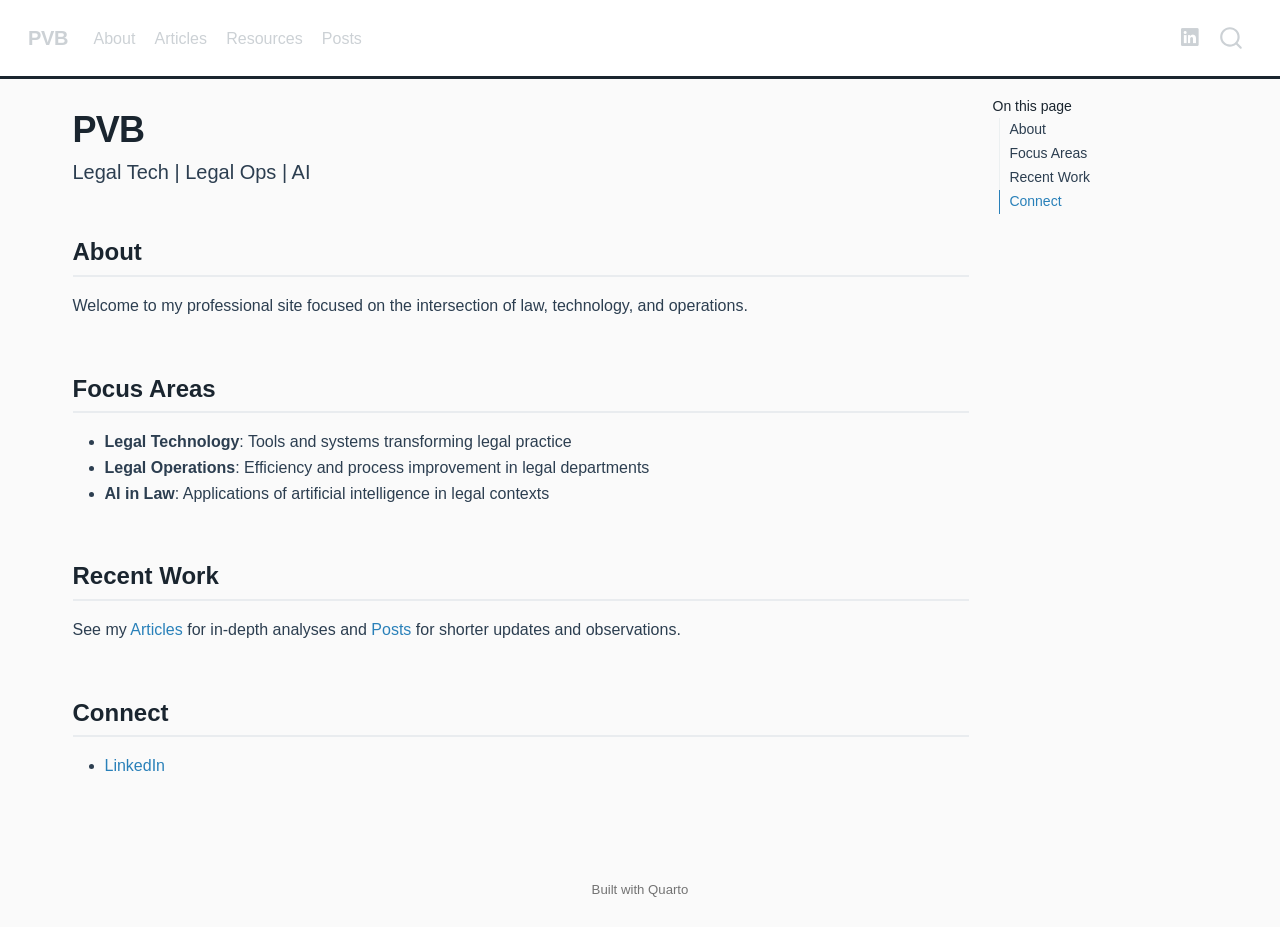
<file: index.html>
<!DOCTYPE html>
<html xmlns="http://www.w3.org/1999/xhtml" lang="en" xml:lang="en"><head>

<meta charset="utf-8">
<meta name="generator" content="quarto-1.8.27">

<meta name="viewport" content="width=device-width, initial-scale=1.0, user-scalable=yes">


<title>PVB</title>
<style>
code{white-space: pre-wrap;}
span.smallcaps{font-variant: small-caps;}
div.columns{display: flex; gap: min(4vw, 1.5em);}
div.column{flex: auto; overflow-x: auto;}
div.hanging-indent{margin-left: 1.5em; text-indent: -1.5em;}
ul.task-list{list-style: none;}
ul.task-list li input[type="checkbox"] {
  width: 0.8em;
  margin: 0 0.8em 0.2em -1em; /* quarto-specific, see https://github.com/quarto-dev/quarto-cli/issues/4556 */ 
  vertical-align: middle;
}
</style>


<script src="site_libs/quarto-nav/quarto-nav.js"></script>
<script src="site_libs/quarto-nav/headroom.min.js"></script>
<script src="site_libs/clipboard/clipboard.min.js"></script>
<script src="site_libs/quarto-search/autocomplete.umd.js"></script>
<script src="site_libs/quarto-search/fuse.min.js"></script>
<script src="site_libs/quarto-search/quarto-search.js"></script>
<meta name="quarto:offset" content="./">
<script src="site_libs/quarto-html/quarto.js" type="module"></script>
<script src="site_libs/quarto-html/tabsets/tabsets.js" type="module"></script>
<script src="site_libs/quarto-html/axe/axe-check.js" type="module"></script>
<script src="site_libs/quarto-html/popper.min.js"></script>
<script src="site_libs/quarto-html/tippy.umd.min.js"></script>
<script src="site_libs/quarto-html/anchor.min.js"></script>
<link href="site_libs/quarto-html/tippy.css" rel="stylesheet">
<link href="site_libs/quarto-html/quarto-syntax-highlighting-ed96de9b727972fe78a7b5d16c58bf87.css" rel="stylesheet" id="quarto-text-highlighting-styles">
<script src="site_libs/bootstrap/bootstrap.min.js"></script>
<link href="site_libs/bootstrap/bootstrap-icons.css" rel="stylesheet">
<link href="site_libs/bootstrap/bootstrap-ed304619b82aa0c8294aa73cf5a96ac1.min.css" rel="stylesheet" append-hash="true" id="quarto-bootstrap" data-mode="light">
<script id="quarto-search-options" type="application/json">{
  "location": "navbar",
  "copy-button": false,
  "collapse-after": 3,
  "panel-placement": "end",
  "type": "overlay",
  "limit": 50,
  "keyboard-shortcut": [
    "f",
    "/",
    "s"
  ],
  "show-item-context": false,
  "language": {
    "search-no-results-text": "No results",
    "search-matching-documents-text": "matching documents",
    "search-copy-link-title": "Copy link to search",
    "search-hide-matches-text": "Hide additional matches",
    "search-more-match-text": "more match in this document",
    "search-more-matches-text": "more matches in this document",
    "search-clear-button-title": "Clear",
    "search-text-placeholder": "",
    "search-detached-cancel-button-title": "Cancel",
    "search-submit-button-title": "Submit",
    "search-label": "Search"
  }
}</script>


</head>

<body class="nav-fixed quarto-light">

<div id="quarto-search-results"></div>
  <header id="quarto-header" class="headroom fixed-top">
    <nav class="navbar navbar-expand-lg " data-bs-theme="dark">
      <div class="navbar-container container-fluid">
      <div class="navbar-brand-container mx-auto">
    <a class="navbar-brand" href="./index.html">
    <span class="navbar-title">PVB</span>
    </a>
  </div>
            <div id="quarto-search" class="" title="Search"></div>
          <button class="navbar-toggler" type="button" data-bs-toggle="collapse" data-bs-target="#navbarCollapse" aria-controls="navbarCollapse" role="menu" aria-expanded="false" aria-label="Toggle navigation" onclick="if (window.quartoToggleHeadroom) { window.quartoToggleHeadroom(); }">
  <span class="navbar-toggler-icon"></span>
</button>
          <div class="collapse navbar-collapse" id="navbarCollapse">
            <ul class="navbar-nav navbar-nav-scroll me-auto">
  <li class="nav-item">
    <a class="nav-link" href="./about.html"> 
<span class="menu-text">About</span></a>
  </li>  
  <li class="nav-item">
    <a class="nav-link" href="./content/articles/index.html"> 
<span class="menu-text">Articles</span></a>
  </li>  
  <li class="nav-item">
    <a class="nav-link" href="./content/resources/index.html"> 
<span class="menu-text">Resources</span></a>
  </li>  
  <li class="nav-item">
    <a class="nav-link" href="./content/posts/index.html"> 
<span class="menu-text">Posts</span></a>
  </li>  
</ul>
            <ul class="navbar-nav navbar-nav-scroll ms-auto">
  <li class="nav-item compact">
    <a class="nav-link" href="./#"> <i class="bi bi-linkedin" role="img">
</i> 
<span class="menu-text"></span></a>
  </li>  
</ul>
          </div> <!-- /navcollapse -->
            <div class="quarto-navbar-tools">
</div>
      </div> <!-- /container-fluid -->
    </nav>
</header>
<!-- content -->
<div id="quarto-content" class="quarto-container page-columns page-rows-contents page-layout-full page-navbar">
<!-- sidebar -->
<!-- margin-sidebar -->
    <div id="quarto-margin-sidebar" class="sidebar margin-sidebar">
        <nav id="TOC" role="doc-toc" class="toc-active">
    <h2 id="toc-title">On this page</h2>
   
  <ul>
  <li><a href="#about" id="toc-about" class="nav-link active" data-scroll-target="#about">About</a></li>
  <li><a href="#focus-areas" id="toc-focus-areas" class="nav-link" data-scroll-target="#focus-areas">Focus Areas</a></li>
  <li><a href="#recent-work" id="toc-recent-work" class="nav-link" data-scroll-target="#recent-work">Recent Work</a></li>
  <li><a href="#connect" id="toc-connect" class="nav-link" data-scroll-target="#connect">Connect</a></li>
  </ul>
</nav>
    </div>
<!-- main -->
<main class="content column-page-left" id="quarto-document-content">

<header id="title-block-header" class="quarto-title-block default">
<div class="quarto-title">
<h1 class="title">PVB</h1>
<p class="subtitle lead">Legal Tech | Legal Ops | AI</p>
</div>



<div class="quarto-title-meta column-page-left">

    
  
    
  </div>
  


</header>


<section id="about" class="level2">
<h2 class="anchored" data-anchor-id="about">About</h2>
<p>Welcome to my professional site focused on the intersection of law, technology, and operations.</p>
</section>
<section id="focus-areas" class="level2">
<h2 class="anchored" data-anchor-id="focus-areas">Focus Areas</h2>
<ul>
<li><strong>Legal Technology</strong>: Tools and systems transforming legal practice</li>
<li><strong>Legal Operations</strong>: Efficiency and process improvement in legal departments</li>
<li><strong>AI in Law</strong>: Applications of artificial intelligence in legal contexts</li>
</ul>
</section>
<section id="recent-work" class="level2">
<h2 class="anchored" data-anchor-id="recent-work">Recent Work</h2>
<p>See my <a href="./content/articles/index.html">Articles</a> for in-depth analyses and <a href="./content/posts/index.html">Posts</a> for shorter updates and observations.</p>
</section>
<section id="connect" class="level2">
<h2 class="anchored" data-anchor-id="connect">Connect</h2>
<ul>
<li><a href="#">LinkedIn</a></li>
</ul>


</section>

</main> <!-- /main -->
<script id="quarto-html-after-body" type="application/javascript">
  window.document.addEventListener("DOMContentLoaded", function (event) {
    const icon = "";
    const anchorJS = new window.AnchorJS();
    anchorJS.options = {
      placement: 'right',
      icon: icon
    };
    anchorJS.add('.anchored');
    const isCodeAnnotation = (el) => {
      for (const clz of el.classList) {
        if (clz.startsWith('code-annotation-')) {                     
          return true;
        }
      }
      return false;
    }
    const onCopySuccess = function(e) {
      // button target
      const button = e.trigger;
      // don't keep focus
      button.blur();
      // flash "checked"
      button.classList.add('code-copy-button-checked');
      var currentTitle = button.getAttribute("title");
      button.setAttribute("title", "Copied!");
      let tooltip;
      if (window.bootstrap) {
        button.setAttribute("data-bs-toggle", "tooltip");
        button.setAttribute("data-bs-placement", "left");
        button.setAttribute("data-bs-title", "Copied!");
        tooltip = new bootstrap.Tooltip(button, 
          { trigger: "manual", 
            customClass: "code-copy-button-tooltip",
            offset: [0, -8]});
        tooltip.show();    
      }
      setTimeout(function() {
        if (tooltip) {
          tooltip.hide();
          button.removeAttribute("data-bs-title");
          button.removeAttribute("data-bs-toggle");
          button.removeAttribute("data-bs-placement");
        }
        button.setAttribute("title", currentTitle);
        button.classList.remove('code-copy-button-checked');
      }, 1000);
      // clear code selection
      e.clearSelection();
    }
    const getTextToCopy = function(trigger) {
      const outerScaffold = trigger.parentElement.cloneNode(true);
      const codeEl = outerScaffold.querySelector('code');
      for (const childEl of codeEl.children) {
        if (isCodeAnnotation(childEl)) {
          childEl.remove();
        }
      }
      return codeEl.innerText;
    }
    const clipboard = new window.ClipboardJS('.code-copy-button:not([data-in-quarto-modal])', {
      text: getTextToCopy
    });
    clipboard.on('success', onCopySuccess);
    if (window.document.getElementById('quarto-embedded-source-code-modal')) {
      const clipboardModal = new window.ClipboardJS('.code-copy-button[data-in-quarto-modal]', {
        text: getTextToCopy,
        container: window.document.getElementById('quarto-embedded-source-code-modal')
      });
      clipboardModal.on('success', onCopySuccess);
    }
      var localhostRegex = new RegExp(/^(?:http|https):\/\/localhost\:?[0-9]*\//);
      var mailtoRegex = new RegExp(/^mailto:/);
        var filterRegex = new RegExp("https:\/\/pvb\.mx");
      var isInternal = (href) => {
          return filterRegex.test(href) || localhostRegex.test(href) || mailtoRegex.test(href);
      }
      // Inspect non-navigation links and adorn them if external
     var links = window.document.querySelectorAll('a[href]:not(.nav-link):not(.navbar-brand):not(.toc-action):not(.sidebar-link):not(.sidebar-item-toggle):not(.pagination-link):not(.no-external):not([aria-hidden]):not(.dropdown-item):not(.quarto-navigation-tool):not(.about-link)');
      for (var i=0; i<links.length; i++) {
        const link = links[i];
        if (!isInternal(link.href)) {
          // undo the damage that might have been done by quarto-nav.js in the case of
          // links that we want to consider external
          if (link.dataset.originalHref !== undefined) {
            link.href = link.dataset.originalHref;
          }
        }
      }
    function tippyHover(el, contentFn, onTriggerFn, onUntriggerFn) {
      const config = {
        allowHTML: true,
        maxWidth: 500,
        delay: 100,
        arrow: false,
        appendTo: function(el) {
            return el.parentElement;
        },
        interactive: true,
        interactiveBorder: 10,
        theme: 'quarto',
        placement: 'bottom-start',
      };
      if (contentFn) {
        config.content = contentFn;
      }
      if (onTriggerFn) {
        config.onTrigger = onTriggerFn;
      }
      if (onUntriggerFn) {
        config.onUntrigger = onUntriggerFn;
      }
      window.tippy(el, config); 
    }
    const noterefs = window.document.querySelectorAll('a[role="doc-noteref"]');
    for (var i=0; i<noterefs.length; i++) {
      const ref = noterefs[i];
      tippyHover(ref, function() {
        // use id or data attribute instead here
        let href = ref.getAttribute('data-footnote-href') || ref.getAttribute('href');
        try { href = new URL(href).hash; } catch {}
        const id = href.replace(/^#\/?/, "");
        const note = window.document.getElementById(id);
        if (note) {
          return note.innerHTML;
        } else {
          return "";
        }
      });
    }
    const xrefs = window.document.querySelectorAll('a.quarto-xref');
    const processXRef = (id, note) => {
      // Strip column container classes
      const stripColumnClz = (el) => {
        el.classList.remove("page-full", "page-columns");
        if (el.children) {
          for (const child of el.children) {
            stripColumnClz(child);
          }
        }
      }
      stripColumnClz(note)
      if (id === null || id.startsWith('sec-')) {
        // Special case sections, only their first couple elements
        const container = document.createElement("div");
        if (note.children && note.children.length > 2) {
          container.appendChild(note.children[0].cloneNode(true));
          for (let i = 1; i < note.children.length; i++) {
            const child = note.children[i];
            if (child.tagName === "P" && child.innerText === "") {
              continue;
            } else {
              container.appendChild(child.cloneNode(true));
              break;
            }
          }
          if (window.Quarto?.typesetMath) {
            window.Quarto.typesetMath(container);
          }
          return container.innerHTML
        } else {
          if (window.Quarto?.typesetMath) {
            window.Quarto.typesetMath(note);
          }
          return note.innerHTML;
        }
      } else {
        // Remove any anchor links if they are present
        const anchorLink = note.querySelector('a.anchorjs-link');
        if (anchorLink) {
          anchorLink.remove();
        }
        if (window.Quarto?.typesetMath) {
          window.Quarto.typesetMath(note);
        }
        if (note.classList.contains("callout")) {
          return note.outerHTML;
        } else {
          return note.innerHTML;
        }
      }
    }
    for (var i=0; i<xrefs.length; i++) {
      const xref = xrefs[i];
      tippyHover(xref, undefined, function(instance) {
        instance.disable();
        let url = xref.getAttribute('href');
        let hash = undefined; 
        if (url.startsWith('#')) {
          hash = url;
        } else {
          try { hash = new URL(url).hash; } catch {}
        }
        if (hash) {
          const id = hash.replace(/^#\/?/, "");
          const note = window.document.getElementById(id);
          if (note !== null) {
            try {
              const html = processXRef(id, note.cloneNode(true));
              instance.setContent(html);
            } finally {
              instance.enable();
              instance.show();
            }
          } else {
            // See if we can fetch this
            fetch(url.split('#')[0])
            .then(res => res.text())
            .then(html => {
              const parser = new DOMParser();
              const htmlDoc = parser.parseFromString(html, "text/html");
              const note = htmlDoc.getElementById(id);
              if (note !== null) {
                const html = processXRef(id, note);
                instance.setContent(html);
              } 
            }).finally(() => {
              instance.enable();
              instance.show();
            });
          }
        } else {
          // See if we can fetch a full url (with no hash to target)
          // This is a special case and we should probably do some content thinning / targeting
          fetch(url)
          .then(res => res.text())
          .then(html => {
            const parser = new DOMParser();
            const htmlDoc = parser.parseFromString(html, "text/html");
            const note = htmlDoc.querySelector('main.content');
            if (note !== null) {
              // This should only happen for chapter cross references
              // (since there is no id in the URL)
              // remove the first header
              if (note.children.length > 0 && note.children[0].tagName === "HEADER") {
                note.children[0].remove();
              }
              const html = processXRef(null, note);
              instance.setContent(html);
            } 
          }).finally(() => {
            instance.enable();
            instance.show();
          });
        }
      }, function(instance) {
      });
    }
        let selectedAnnoteEl;
        const selectorForAnnotation = ( cell, annotation) => {
          let cellAttr = 'data-code-cell="' + cell + '"';
          let lineAttr = 'data-code-annotation="' +  annotation + '"';
          const selector = 'span[' + cellAttr + '][' + lineAttr + ']';
          return selector;
        }
        const selectCodeLines = (annoteEl) => {
          const doc = window.document;
          const targetCell = annoteEl.getAttribute("data-target-cell");
          const targetAnnotation = annoteEl.getAttribute("data-target-annotation");
          const annoteSpan = window.document.querySelector(selectorForAnnotation(targetCell, targetAnnotation));
          const lines = annoteSpan.getAttribute("data-code-lines").split(",");
          const lineIds = lines.map((line) => {
            return targetCell + "-" + line;
          })
          let top = null;
          let height = null;
          let parent = null;
          if (lineIds.length > 0) {
              //compute the position of the single el (top and bottom and make a div)
              const el = window.document.getElementById(lineIds[0]);
              top = el.offsetTop;
              height = el.offsetHeight;
              parent = el.parentElement.parentElement;
            if (lineIds.length > 1) {
              const lastEl = window.document.getElementById(lineIds[lineIds.length - 1]);
              const bottom = lastEl.offsetTop + lastEl.offsetHeight;
              height = bottom - top;
            }
            if (top !== null && height !== null && parent !== null) {
              // cook up a div (if necessary) and position it 
              let div = window.document.getElementById("code-annotation-line-highlight");
              if (div === null) {
                div = window.document.createElement("div");
                div.setAttribute("id", "code-annotation-line-highlight");
                div.style.position = 'absolute';
                parent.appendChild(div);
              }
              div.style.top = top - 2 + "px";
              div.style.height = height + 4 + "px";
              div.style.left = 0;
              let gutterDiv = window.document.getElementById("code-annotation-line-highlight-gutter");
              if (gutterDiv === null) {
                gutterDiv = window.document.createElement("div");
                gutterDiv.setAttribute("id", "code-annotation-line-highlight-gutter");
                gutterDiv.style.position = 'absolute';
                const codeCell = window.document.getElementById(targetCell);
                const gutter = codeCell.querySelector('.code-annotation-gutter');
                gutter.appendChild(gutterDiv);
              }
              gutterDiv.style.top = top - 2 + "px";
              gutterDiv.style.height = height + 4 + "px";
            }
            selectedAnnoteEl = annoteEl;
          }
        };
        const unselectCodeLines = () => {
          const elementsIds = ["code-annotation-line-highlight", "code-annotation-line-highlight-gutter"];
          elementsIds.forEach((elId) => {
            const div = window.document.getElementById(elId);
            if (div) {
              div.remove();
            }
          });
          selectedAnnoteEl = undefined;
        };
          // Handle positioning of the toggle
      window.addEventListener(
        "resize",
        throttle(() => {
          elRect = undefined;
          if (selectedAnnoteEl) {
            selectCodeLines(selectedAnnoteEl);
          }
        }, 10)
      );
      function throttle(fn, ms) {
      let throttle = false;
      let timer;
        return (...args) => {
          if(!throttle) { // first call gets through
              fn.apply(this, args);
              throttle = true;
          } else { // all the others get throttled
              if(timer) clearTimeout(timer); // cancel #2
              timer = setTimeout(() => {
                fn.apply(this, args);
                timer = throttle = false;
              }, ms);
          }
        };
      }
        // Attach click handler to the DT
        const annoteDls = window.document.querySelectorAll('dt[data-target-cell]');
        for (const annoteDlNode of annoteDls) {
          annoteDlNode.addEventListener('click', (event) => {
            const clickedEl = event.target;
            if (clickedEl !== selectedAnnoteEl) {
              unselectCodeLines();
              const activeEl = window.document.querySelector('dt[data-target-cell].code-annotation-active');
              if (activeEl) {
                activeEl.classList.remove('code-annotation-active');
              }
              selectCodeLines(clickedEl);
              clickedEl.classList.add('code-annotation-active');
            } else {
              // Unselect the line
              unselectCodeLines();
              clickedEl.classList.remove('code-annotation-active');
            }
          });
        }
    const findCites = (el) => {
      const parentEl = el.parentElement;
      if (parentEl) {
        const cites = parentEl.dataset.cites;
        if (cites) {
          return {
            el,
            cites: cites.split(' ')
          };
        } else {
          return findCites(el.parentElement)
        }
      } else {
        return undefined;
      }
    };
    var bibliorefs = window.document.querySelectorAll('a[role="doc-biblioref"]');
    for (var i=0; i<bibliorefs.length; i++) {
      const ref = bibliorefs[i];
      const citeInfo = findCites(ref);
      if (citeInfo) {
        tippyHover(citeInfo.el, function() {
          var popup = window.document.createElement('div');
          citeInfo.cites.forEach(function(cite) {
            var citeDiv = window.document.createElement('div');
            citeDiv.classList.add('hanging-indent');
            citeDiv.classList.add('csl-entry');
            var biblioDiv = window.document.getElementById('ref-' + cite);
            if (biblioDiv) {
              citeDiv.innerHTML = biblioDiv.innerHTML;
            }
            popup.appendChild(citeDiv);
          });
          return popup.innerHTML;
        });
      }
    }
  });
  </script>
</div> <!-- /content -->
<footer class="footer">
  <div class="nav-footer">
    <div class="nav-footer-left">
      &nbsp;
    </div>   
    <div class="nav-footer-center">
<p>Built with <a href="https://quarto.org">Quarto</a></p>
</div>
    <div class="nav-footer-right">
      &nbsp;
    </div>
  </div>
</footer>




</body></html>
</file>
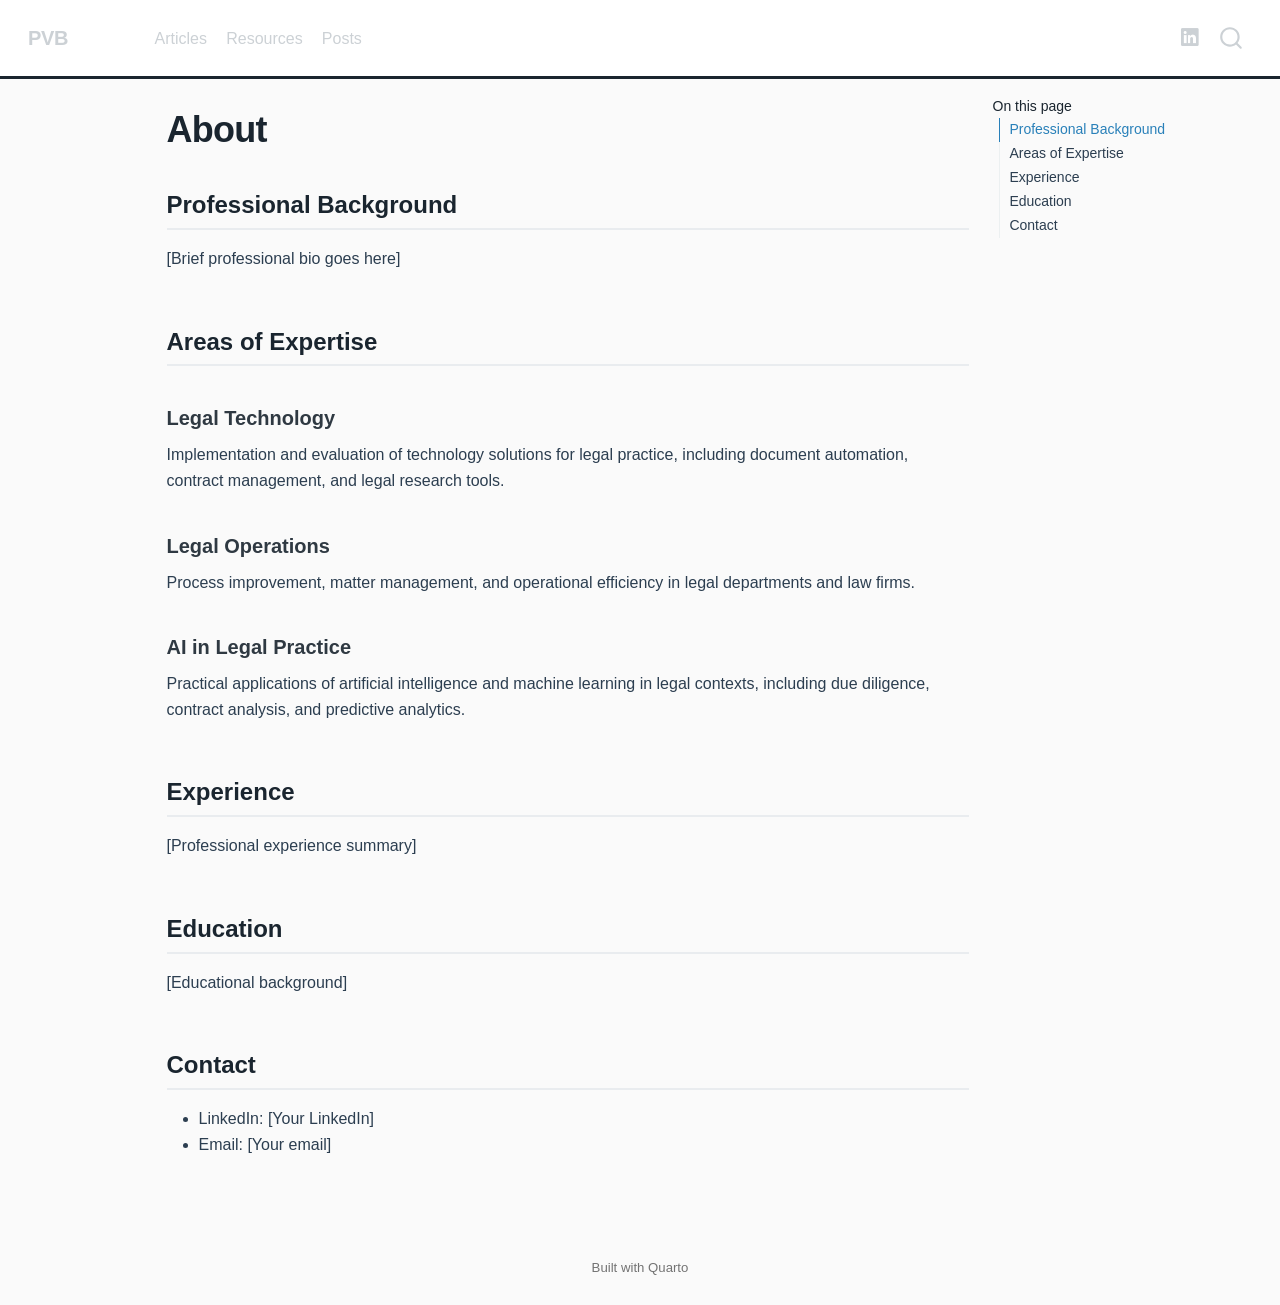
<file: about.html>
<!DOCTYPE html>
<html xmlns="http://www.w3.org/1999/xhtml" lang="en" xml:lang="en"><head>

<meta charset="utf-8">
<meta name="generator" content="quarto-1.8.27">

<meta name="viewport" content="width=device-width, initial-scale=1.0, user-scalable=yes">


<title>About – PVB</title>
<style>
code{white-space: pre-wrap;}
span.smallcaps{font-variant: small-caps;}
div.columns{display: flex; gap: min(4vw, 1.5em);}
div.column{flex: auto; overflow-x: auto;}
div.hanging-indent{margin-left: 1.5em; text-indent: -1.5em;}
ul.task-list{list-style: none;}
ul.task-list li input[type="checkbox"] {
  width: 0.8em;
  margin: 0 0.8em 0.2em -1em; /* quarto-specific, see https://github.com/quarto-dev/quarto-cli/issues/4556 */ 
  vertical-align: middle;
}
</style>


<script src="site_libs/quarto-nav/quarto-nav.js"></script>
<script src="site_libs/quarto-nav/headroom.min.js"></script>
<script src="site_libs/clipboard/clipboard.min.js"></script>
<script src="site_libs/quarto-search/autocomplete.umd.js"></script>
<script src="site_libs/quarto-search/fuse.min.js"></script>
<script src="site_libs/quarto-search/quarto-search.js"></script>
<meta name="quarto:offset" content="./">
<script src="site_libs/quarto-html/quarto.js" type="module"></script>
<script src="site_libs/quarto-html/tabsets/tabsets.js" type="module"></script>
<script src="site_libs/quarto-html/axe/axe-check.js" type="module"></script>
<script src="site_libs/quarto-html/popper.min.js"></script>
<script src="site_libs/quarto-html/tippy.umd.min.js"></script>
<script src="site_libs/quarto-html/anchor.min.js"></script>
<link href="site_libs/quarto-html/tippy.css" rel="stylesheet">
<link href="site_libs/quarto-html/quarto-syntax-highlighting-ed96de9b727972fe78a7b5d16c58bf87.css" rel="stylesheet" id="quarto-text-highlighting-styles">
<script src="site_libs/bootstrap/bootstrap.min.js"></script>
<link href="site_libs/bootstrap/bootstrap-icons.css" rel="stylesheet">
<link href="site_libs/bootstrap/bootstrap-ed304619b82aa0c8294aa73cf5a96ac1.min.css" rel="stylesheet" append-hash="true" id="quarto-bootstrap" data-mode="light">
<script id="quarto-search-options" type="application/json">{
  "location": "navbar",
  "copy-button": false,
  "collapse-after": 3,
  "panel-placement": "end",
  "type": "overlay",
  "limit": 50,
  "keyboard-shortcut": [
    "f",
    "/",
    "s"
  ],
  "show-item-context": false,
  "language": {
    "search-no-results-text": "No results",
    "search-matching-documents-text": "matching documents",
    "search-copy-link-title": "Copy link to search",
    "search-hide-matches-text": "Hide additional matches",
    "search-more-match-text": "more match in this document",
    "search-more-matches-text": "more matches in this document",
    "search-clear-button-title": "Clear",
    "search-text-placeholder": "",
    "search-detached-cancel-button-title": "Cancel",
    "search-submit-button-title": "Submit",
    "search-label": "Search"
  }
}</script>


</head>

<body class="nav-fixed quarto-light">

<div id="quarto-search-results"></div>
  <header id="quarto-header" class="headroom fixed-top">
    <nav class="navbar navbar-expand-lg " data-bs-theme="dark">
      <div class="navbar-container container-fluid">
      <div class="navbar-brand-container mx-auto">
    <a class="navbar-brand" href="./index.html">
    <span class="navbar-title">PVB</span>
    </a>
  </div>
            <div id="quarto-search" class="" title="Search"></div>
          <button class="navbar-toggler" type="button" data-bs-toggle="collapse" data-bs-target="#navbarCollapse" aria-controls="navbarCollapse" role="menu" aria-expanded="false" aria-label="Toggle navigation" onclick="if (window.quartoToggleHeadroom) { window.quartoToggleHeadroom(); }">
  <span class="navbar-toggler-icon"></span>
</button>
          <div class="collapse navbar-collapse" id="navbarCollapse">
            <ul class="navbar-nav navbar-nav-scroll me-auto">
  <li class="nav-item">
    <a class="nav-link active" href="./about.html" aria-current="page"> 
<span class="menu-text">About</span></a>
  </li>  
  <li class="nav-item">
    <a class="nav-link" href="./content/articles/index.html"> 
<span class="menu-text">Articles</span></a>
  </li>  
  <li class="nav-item">
    <a class="nav-link" href="./content/resources/index.html"> 
<span class="menu-text">Resources</span></a>
  </li>  
  <li class="nav-item">
    <a class="nav-link" href="./content/posts/index.html"> 
<span class="menu-text">Posts</span></a>
  </li>  
</ul>
            <ul class="navbar-nav navbar-nav-scroll ms-auto">
  <li class="nav-item compact">
    <a class="nav-link" href="./#"> <i class="bi bi-linkedin" role="img">
</i> 
<span class="menu-text"></span></a>
  </li>  
</ul>
          </div> <!-- /navcollapse -->
            <div class="quarto-navbar-tools">
</div>
      </div> <!-- /container-fluid -->
    </nav>
</header>
<!-- content -->
<div id="quarto-content" class="quarto-container page-columns page-rows-contents page-layout-article page-navbar">
<!-- sidebar -->
<!-- margin-sidebar -->
    <div id="quarto-margin-sidebar" class="sidebar margin-sidebar">
        <nav id="TOC" role="doc-toc" class="toc-active">
    <h2 id="toc-title">On this page</h2>
   
  <ul>
  <li><a href="#professional-background" id="toc-professional-background" class="nav-link active" data-scroll-target="#professional-background">Professional Background</a></li>
  <li><a href="#areas-of-expertise" id="toc-areas-of-expertise" class="nav-link" data-scroll-target="#areas-of-expertise">Areas of Expertise</a>
  <ul class="collapse">
  <li><a href="#legal-technology" id="toc-legal-technology" class="nav-link" data-scroll-target="#legal-technology">Legal Technology</a></li>
  <li><a href="#legal-operations" id="toc-legal-operations" class="nav-link" data-scroll-target="#legal-operations">Legal Operations</a></li>
  <li><a href="#ai-in-legal-practice" id="toc-ai-in-legal-practice" class="nav-link" data-scroll-target="#ai-in-legal-practice">AI in Legal Practice</a></li>
  </ul></li>
  <li><a href="#experience" id="toc-experience" class="nav-link" data-scroll-target="#experience">Experience</a></li>
  <li><a href="#education" id="toc-education" class="nav-link" data-scroll-target="#education">Education</a></li>
  <li><a href="#contact" id="toc-contact" class="nav-link" data-scroll-target="#contact">Contact</a></li>
  </ul>
</nav>
    </div>
<!-- main -->
<main class="content" id="quarto-document-content">

<header id="title-block-header" class="quarto-title-block default">
<div class="quarto-title">
<h1 class="title">About</h1>
</div>



<div class="quarto-title-meta">

    
  
    
  </div>
  


</header>


<section id="professional-background" class="level2">
<h2 class="anchored" data-anchor-id="professional-background">Professional Background</h2>
<p>[Brief professional bio goes here]</p>
</section>
<section id="areas-of-expertise" class="level2">
<h2 class="anchored" data-anchor-id="areas-of-expertise">Areas of Expertise</h2>
<section id="legal-technology" class="level3">
<h3 class="anchored" data-anchor-id="legal-technology">Legal Technology</h3>
<p>Implementation and evaluation of technology solutions for legal practice, including document automation, contract management, and legal research tools.</p>
</section>
<section id="legal-operations" class="level3">
<h3 class="anchored" data-anchor-id="legal-operations">Legal Operations</h3>
<p>Process improvement, matter management, and operational efficiency in legal departments and law firms.</p>
</section>
<section id="ai-in-legal-practice" class="level3">
<h3 class="anchored" data-anchor-id="ai-in-legal-practice">AI in Legal Practice</h3>
<p>Practical applications of artificial intelligence and machine learning in legal contexts, including due diligence, contract analysis, and predictive analytics.</p>
</section>
</section>
<section id="experience" class="level2">
<h2 class="anchored" data-anchor-id="experience">Experience</h2>
<p>[Professional experience summary]</p>
</section>
<section id="education" class="level2">
<h2 class="anchored" data-anchor-id="education">Education</h2>
<p>[Educational background]</p>
</section>
<section id="contact" class="level2">
<h2 class="anchored" data-anchor-id="contact">Contact</h2>
<ul>
<li>LinkedIn: [Your LinkedIn]</li>
<li>Email: [Your email]</li>
</ul>


</section>

</main> <!-- /main -->
<script id="quarto-html-after-body" type="application/javascript">
  window.document.addEventListener("DOMContentLoaded", function (event) {
    const icon = "";
    const anchorJS = new window.AnchorJS();
    anchorJS.options = {
      placement: 'right',
      icon: icon
    };
    anchorJS.add('.anchored');
    const isCodeAnnotation = (el) => {
      for (const clz of el.classList) {
        if (clz.startsWith('code-annotation-')) {                     
          return true;
        }
      }
      return false;
    }
    const onCopySuccess = function(e) {
      // button target
      const button = e.trigger;
      // don't keep focus
      button.blur();
      // flash "checked"
      button.classList.add('code-copy-button-checked');
      var currentTitle = button.getAttribute("title");
      button.setAttribute("title", "Copied!");
      let tooltip;
      if (window.bootstrap) {
        button.setAttribute("data-bs-toggle", "tooltip");
        button.setAttribute("data-bs-placement", "left");
        button.setAttribute("data-bs-title", "Copied!");
        tooltip = new bootstrap.Tooltip(button, 
          { trigger: "manual", 
            customClass: "code-copy-button-tooltip",
            offset: [0, -8]});
        tooltip.show();    
      }
      setTimeout(function() {
        if (tooltip) {
          tooltip.hide();
          button.removeAttribute("data-bs-title");
          button.removeAttribute("data-bs-toggle");
          button.removeAttribute("data-bs-placement");
        }
        button.setAttribute("title", currentTitle);
        button.classList.remove('code-copy-button-checked');
      }, 1000);
      // clear code selection
      e.clearSelection();
    }
    const getTextToCopy = function(trigger) {
      const outerScaffold = trigger.parentElement.cloneNode(true);
      const codeEl = outerScaffold.querySelector('code');
      for (const childEl of codeEl.children) {
        if (isCodeAnnotation(childEl)) {
          childEl.remove();
        }
      }
      return codeEl.innerText;
    }
    const clipboard = new window.ClipboardJS('.code-copy-button:not([data-in-quarto-modal])', {
      text: getTextToCopy
    });
    clipboard.on('success', onCopySuccess);
    if (window.document.getElementById('quarto-embedded-source-code-modal')) {
      const clipboardModal = new window.ClipboardJS('.code-copy-button[data-in-quarto-modal]', {
        text: getTextToCopy,
        container: window.document.getElementById('quarto-embedded-source-code-modal')
      });
      clipboardModal.on('success', onCopySuccess);
    }
      var localhostRegex = new RegExp(/^(?:http|https):\/\/localhost\:?[0-9]*\//);
      var mailtoRegex = new RegExp(/^mailto:/);
        var filterRegex = new RegExp("https:\/\/pvb\.mx");
      var isInternal = (href) => {
          return filterRegex.test(href) || localhostRegex.test(href) || mailtoRegex.test(href);
      }
      // Inspect non-navigation links and adorn them if external
     var links = window.document.querySelectorAll('a[href]:not(.nav-link):not(.navbar-brand):not(.toc-action):not(.sidebar-link):not(.sidebar-item-toggle):not(.pagination-link):not(.no-external):not([aria-hidden]):not(.dropdown-item):not(.quarto-navigation-tool):not(.about-link)');
      for (var i=0; i<links.length; i++) {
        const link = links[i];
        if (!isInternal(link.href)) {
          // undo the damage that might have been done by quarto-nav.js in the case of
          // links that we want to consider external
          if (link.dataset.originalHref !== undefined) {
            link.href = link.dataset.originalHref;
          }
        }
      }
    function tippyHover(el, contentFn, onTriggerFn, onUntriggerFn) {
      const config = {
        allowHTML: true,
        maxWidth: 500,
        delay: 100,
        arrow: false,
        appendTo: function(el) {
            return el.parentElement;
        },
        interactive: true,
        interactiveBorder: 10,
        theme: 'quarto',
        placement: 'bottom-start',
      };
      if (contentFn) {
        config.content = contentFn;
      }
      if (onTriggerFn) {
        config.onTrigger = onTriggerFn;
      }
      if (onUntriggerFn) {
        config.onUntrigger = onUntriggerFn;
      }
      window.tippy(el, config); 
    }
    const noterefs = window.document.querySelectorAll('a[role="doc-noteref"]');
    for (var i=0; i<noterefs.length; i++) {
      const ref = noterefs[i];
      tippyHover(ref, function() {
        // use id or data attribute instead here
        let href = ref.getAttribute('data-footnote-href') || ref.getAttribute('href');
        try { href = new URL(href).hash; } catch {}
        const id = href.replace(/^#\/?/, "");
        const note = window.document.getElementById(id);
        if (note) {
          return note.innerHTML;
        } else {
          return "";
        }
      });
    }
    const xrefs = window.document.querySelectorAll('a.quarto-xref');
    const processXRef = (id, note) => {
      // Strip column container classes
      const stripColumnClz = (el) => {
        el.classList.remove("page-full", "page-columns");
        if (el.children) {
          for (const child of el.children) {
            stripColumnClz(child);
          }
        }
      }
      stripColumnClz(note)
      if (id === null || id.startsWith('sec-')) {
        // Special case sections, only their first couple elements
        const container = document.createElement("div");
        if (note.children && note.children.length > 2) {
          container.appendChild(note.children[0].cloneNode(true));
          for (let i = 1; i < note.children.length; i++) {
            const child = note.children[i];
            if (child.tagName === "P" && child.innerText === "") {
              continue;
            } else {
              container.appendChild(child.cloneNode(true));
              break;
            }
          }
          if (window.Quarto?.typesetMath) {
            window.Quarto.typesetMath(container);
          }
          return container.innerHTML
        } else {
          if (window.Quarto?.typesetMath) {
            window.Quarto.typesetMath(note);
          }
          return note.innerHTML;
        }
      } else {
        // Remove any anchor links if they are present
        const anchorLink = note.querySelector('a.anchorjs-link');
        if (anchorLink) {
          anchorLink.remove();
        }
        if (window.Quarto?.typesetMath) {
          window.Quarto.typesetMath(note);
        }
        if (note.classList.contains("callout")) {
          return note.outerHTML;
        } else {
          return note.innerHTML;
        }
      }
    }
    for (var i=0; i<xrefs.length; i++) {
      const xref = xrefs[i];
      tippyHover(xref, undefined, function(instance) {
        instance.disable();
        let url = xref.getAttribute('href');
        let hash = undefined; 
        if (url.startsWith('#')) {
          hash = url;
        } else {
          try { hash = new URL(url).hash; } catch {}
        }
        if (hash) {
          const id = hash.replace(/^#\/?/, "");
          const note = window.document.getElementById(id);
          if (note !== null) {
            try {
              const html = processXRef(id, note.cloneNode(true));
              instance.setContent(html);
            } finally {
              instance.enable();
              instance.show();
            }
          } else {
            // See if we can fetch this
            fetch(url.split('#')[0])
            .then(res => res.text())
            .then(html => {
              const parser = new DOMParser();
              const htmlDoc = parser.parseFromString(html, "text/html");
              const note = htmlDoc.getElementById(id);
              if (note !== null) {
                const html = processXRef(id, note);
                instance.setContent(html);
              } 
            }).finally(() => {
              instance.enable();
              instance.show();
            });
          }
        } else {
          // See if we can fetch a full url (with no hash to target)
          // This is a special case and we should probably do some content thinning / targeting
          fetch(url)
          .then(res => res.text())
          .then(html => {
            const parser = new DOMParser();
            const htmlDoc = parser.parseFromString(html, "text/html");
            const note = htmlDoc.querySelector('main.content');
            if (note !== null) {
              // This should only happen for chapter cross references
              // (since there is no id in the URL)
              // remove the first header
              if (note.children.length > 0 && note.children[0].tagName === "HEADER") {
                note.children[0].remove();
              }
              const html = processXRef(null, note);
              instance.setContent(html);
            } 
          }).finally(() => {
            instance.enable();
            instance.show();
          });
        }
      }, function(instance) {
      });
    }
        let selectedAnnoteEl;
        const selectorForAnnotation = ( cell, annotation) => {
          let cellAttr = 'data-code-cell="' + cell + '"';
          let lineAttr = 'data-code-annotation="' +  annotation + '"';
          const selector = 'span[' + cellAttr + '][' + lineAttr + ']';
          return selector;
        }
        const selectCodeLines = (annoteEl) => {
          const doc = window.document;
          const targetCell = annoteEl.getAttribute("data-target-cell");
          const targetAnnotation = annoteEl.getAttribute("data-target-annotation");
          const annoteSpan = window.document.querySelector(selectorForAnnotation(targetCell, targetAnnotation));
          const lines = annoteSpan.getAttribute("data-code-lines").split(",");
          const lineIds = lines.map((line) => {
            return targetCell + "-" + line;
          })
          let top = null;
          let height = null;
          let parent = null;
          if (lineIds.length > 0) {
              //compute the position of the single el (top and bottom and make a div)
              const el = window.document.getElementById(lineIds[0]);
              top = el.offsetTop;
              height = el.offsetHeight;
              parent = el.parentElement.parentElement;
            if (lineIds.length > 1) {
              const lastEl = window.document.getElementById(lineIds[lineIds.length - 1]);
              const bottom = lastEl.offsetTop + lastEl.offsetHeight;
              height = bottom - top;
            }
            if (top !== null && height !== null && parent !== null) {
              // cook up a div (if necessary) and position it 
              let div = window.document.getElementById("code-annotation-line-highlight");
              if (div === null) {
                div = window.document.createElement("div");
                div.setAttribute("id", "code-annotation-line-highlight");
                div.style.position = 'absolute';
                parent.appendChild(div);
              }
              div.style.top = top - 2 + "px";
              div.style.height = height + 4 + "px";
              div.style.left = 0;
              let gutterDiv = window.document.getElementById("code-annotation-line-highlight-gutter");
              if (gutterDiv === null) {
                gutterDiv = window.document.createElement("div");
                gutterDiv.setAttribute("id", "code-annotation-line-highlight-gutter");
                gutterDiv.style.position = 'absolute';
                const codeCell = window.document.getElementById(targetCell);
                const gutter = codeCell.querySelector('.code-annotation-gutter');
                gutter.appendChild(gutterDiv);
              }
              gutterDiv.style.top = top - 2 + "px";
              gutterDiv.style.height = height + 4 + "px";
            }
            selectedAnnoteEl = annoteEl;
          }
        };
        const unselectCodeLines = () => {
          const elementsIds = ["code-annotation-line-highlight", "code-annotation-line-highlight-gutter"];
          elementsIds.forEach((elId) => {
            const div = window.document.getElementById(elId);
            if (div) {
              div.remove();
            }
          });
          selectedAnnoteEl = undefined;
        };
          // Handle positioning of the toggle
      window.addEventListener(
        "resize",
        throttle(() => {
          elRect = undefined;
          if (selectedAnnoteEl) {
            selectCodeLines(selectedAnnoteEl);
          }
        }, 10)
      );
      function throttle(fn, ms) {
      let throttle = false;
      let timer;
        return (...args) => {
          if(!throttle) { // first call gets through
              fn.apply(this, args);
              throttle = true;
          } else { // all the others get throttled
              if(timer) clearTimeout(timer); // cancel #2
              timer = setTimeout(() => {
                fn.apply(this, args);
                timer = throttle = false;
              }, ms);
          }
        };
      }
        // Attach click handler to the DT
        const annoteDls = window.document.querySelectorAll('dt[data-target-cell]');
        for (const annoteDlNode of annoteDls) {
          annoteDlNode.addEventListener('click', (event) => {
            const clickedEl = event.target;
            if (clickedEl !== selectedAnnoteEl) {
              unselectCodeLines();
              const activeEl = window.document.querySelector('dt[data-target-cell].code-annotation-active');
              if (activeEl) {
                activeEl.classList.remove('code-annotation-active');
              }
              selectCodeLines(clickedEl);
              clickedEl.classList.add('code-annotation-active');
            } else {
              // Unselect the line
              unselectCodeLines();
              clickedEl.classList.remove('code-annotation-active');
            }
          });
        }
    const findCites = (el) => {
      const parentEl = el.parentElement;
      if (parentEl) {
        const cites = parentEl.dataset.cites;
        if (cites) {
          return {
            el,
            cites: cites.split(' ')
          };
        } else {
          return findCites(el.parentElement)
        }
      } else {
        return undefined;
      }
    };
    var bibliorefs = window.document.querySelectorAll('a[role="doc-biblioref"]');
    for (var i=0; i<bibliorefs.length; i++) {
      const ref = bibliorefs[i];
      const citeInfo = findCites(ref);
      if (citeInfo) {
        tippyHover(citeInfo.el, function() {
          var popup = window.document.createElement('div');
          citeInfo.cites.forEach(function(cite) {
            var citeDiv = window.document.createElement('div');
            citeDiv.classList.add('hanging-indent');
            citeDiv.classList.add('csl-entry');
            var biblioDiv = window.document.getElementById('ref-' + cite);
            if (biblioDiv) {
              citeDiv.innerHTML = biblioDiv.innerHTML;
            }
            popup.appendChild(citeDiv);
          });
          return popup.innerHTML;
        });
      }
    }
  });
  </script>
</div> <!-- /content -->
<footer class="footer">
  <div class="nav-footer">
    <div class="nav-footer-left">
      &nbsp;
    </div>   
    <div class="nav-footer-center">
<p>Built with <a href="https://quarto.org">Quarto</a></p>
</div>
    <div class="nav-footer-right">
      &nbsp;
    </div>
  </div>
</footer>




</body></html>
</file>
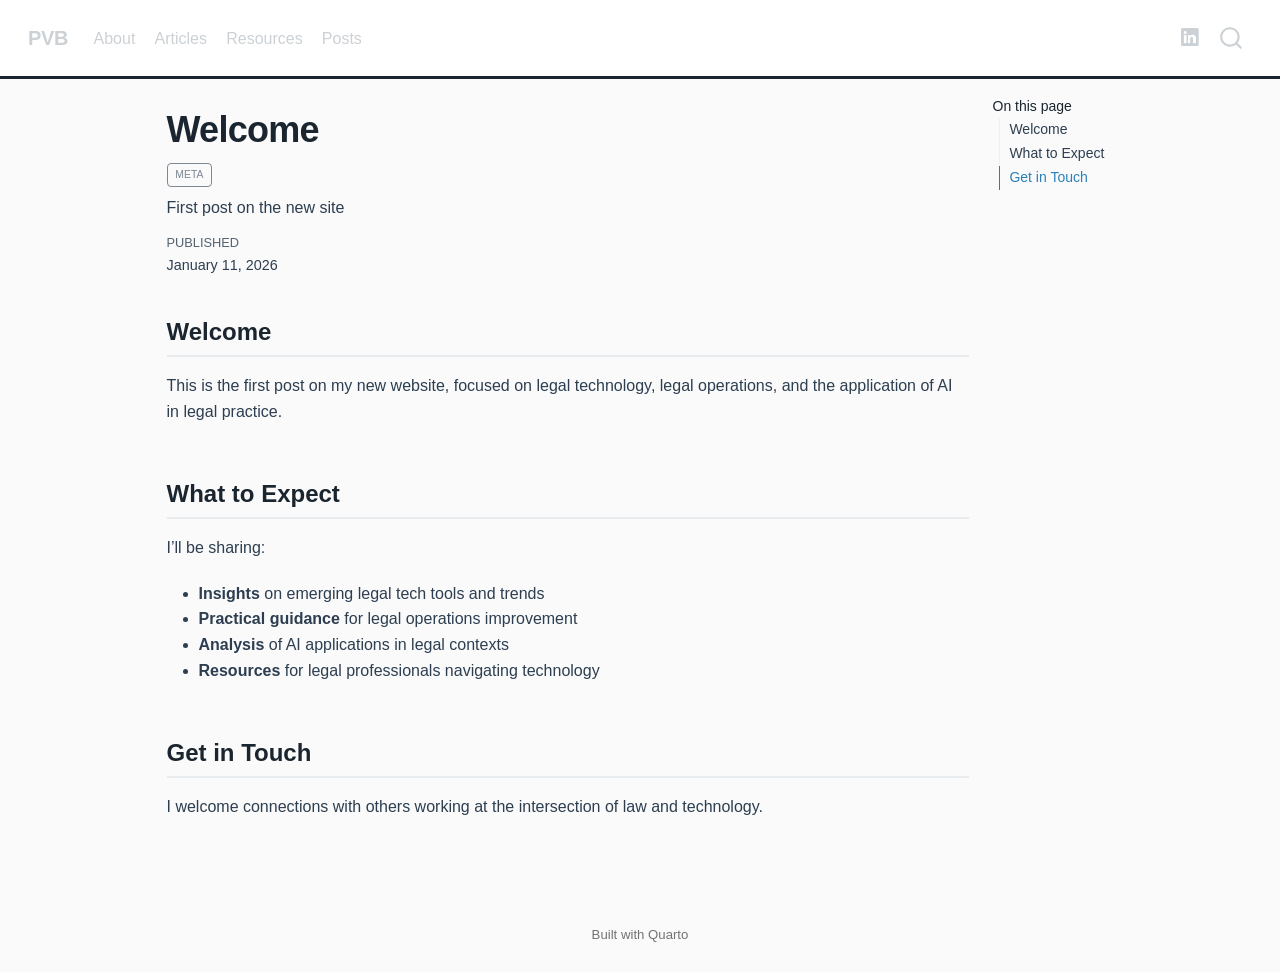
<file: content/posts/welcome.html>
<!DOCTYPE html>
<html xmlns="http://www.w3.org/1999/xhtml" lang="en" xml:lang="en"><head>

<meta charset="utf-8">
<meta name="generator" content="quarto-1.8.27">

<meta name="viewport" content="width=device-width, initial-scale=1.0, user-scalable=yes">

<meta name="dcterms.date" content="2026-01-11">
<meta name="description" content="First post on the new site">

<title>Welcome – PVB</title>
<style>
code{white-space: pre-wrap;}
span.smallcaps{font-variant: small-caps;}
div.columns{display: flex; gap: min(4vw, 1.5em);}
div.column{flex: auto; overflow-x: auto;}
div.hanging-indent{margin-left: 1.5em; text-indent: -1.5em;}
ul.task-list{list-style: none;}
ul.task-list li input[type="checkbox"] {
  width: 0.8em;
  margin: 0 0.8em 0.2em -1em; /* quarto-specific, see https://github.com/quarto-dev/quarto-cli/issues/4556 */ 
  vertical-align: middle;
}
</style>


<script src="../../site_libs/quarto-nav/quarto-nav.js"></script>
<script src="../../site_libs/quarto-nav/headroom.min.js"></script>
<script src="../../site_libs/clipboard/clipboard.min.js"></script>
<script src="../../site_libs/quarto-search/autocomplete.umd.js"></script>
<script src="../../site_libs/quarto-search/fuse.min.js"></script>
<script src="../../site_libs/quarto-search/quarto-search.js"></script>
<meta name="quarto:offset" content="../../">
<script src="../../site_libs/quarto-html/quarto.js" type="module"></script>
<script src="../../site_libs/quarto-html/tabsets/tabsets.js" type="module"></script>
<script src="../../site_libs/quarto-html/axe/axe-check.js" type="module"></script>
<script src="../../site_libs/quarto-html/popper.min.js"></script>
<script src="../../site_libs/quarto-html/tippy.umd.min.js"></script>
<script src="../../site_libs/quarto-html/anchor.min.js"></script>
<link href="../../site_libs/quarto-html/tippy.css" rel="stylesheet">
<link href="../../site_libs/quarto-html/quarto-syntax-highlighting-ed96de9b727972fe78a7b5d16c58bf87.css" rel="stylesheet" id="quarto-text-highlighting-styles">
<script src="../../site_libs/bootstrap/bootstrap.min.js"></script>
<link href="../../site_libs/bootstrap/bootstrap-icons.css" rel="stylesheet">
<link href="../../site_libs/bootstrap/bootstrap-ed304619b82aa0c8294aa73cf5a96ac1.min.css" rel="stylesheet" append-hash="true" id="quarto-bootstrap" data-mode="light">
<script id="quarto-search-options" type="application/json">{
  "location": "navbar",
  "copy-button": false,
  "collapse-after": 3,
  "panel-placement": "end",
  "type": "overlay",
  "limit": 50,
  "keyboard-shortcut": [
    "f",
    "/",
    "s"
  ],
  "show-item-context": false,
  "language": {
    "search-no-results-text": "No results",
    "search-matching-documents-text": "matching documents",
    "search-copy-link-title": "Copy link to search",
    "search-hide-matches-text": "Hide additional matches",
    "search-more-match-text": "more match in this document",
    "search-more-matches-text": "more matches in this document",
    "search-clear-button-title": "Clear",
    "search-text-placeholder": "",
    "search-detached-cancel-button-title": "Cancel",
    "search-submit-button-title": "Submit",
    "search-label": "Search"
  }
}</script>


</head>

<body class="nav-fixed quarto-light">

<div id="quarto-search-results"></div>
  <header id="quarto-header" class="headroom fixed-top">
    <nav class="navbar navbar-expand-lg " data-bs-theme="dark">
      <div class="navbar-container container-fluid">
      <div class="navbar-brand-container mx-auto">
    <a class="navbar-brand" href="../../index.html">
    <span class="navbar-title">PVB</span>
    </a>
  </div>
            <div id="quarto-search" class="" title="Search"></div>
          <button class="navbar-toggler" type="button" data-bs-toggle="collapse" data-bs-target="#navbarCollapse" aria-controls="navbarCollapse" role="menu" aria-expanded="false" aria-label="Toggle navigation" onclick="if (window.quartoToggleHeadroom) { window.quartoToggleHeadroom(); }">
  <span class="navbar-toggler-icon"></span>
</button>
          <div class="collapse navbar-collapse" id="navbarCollapse">
            <ul class="navbar-nav navbar-nav-scroll me-auto">
  <li class="nav-item">
    <a class="nav-link" href="../../about.html"> 
<span class="menu-text">About</span></a>
  </li>  
  <li class="nav-item">
    <a class="nav-link" href="../../content/articles/index.html"> 
<span class="menu-text">Articles</span></a>
  </li>  
  <li class="nav-item">
    <a class="nav-link" href="../../content/resources/index.html"> 
<span class="menu-text">Resources</span></a>
  </li>  
  <li class="nav-item">
    <a class="nav-link" href="../../content/posts/index.html"> 
<span class="menu-text">Posts</span></a>
  </li>  
</ul>
            <ul class="navbar-nav navbar-nav-scroll ms-auto">
  <li class="nav-item compact">
    <a class="nav-link" href="../../#"> <i class="bi bi-linkedin" role="img">
</i> 
<span class="menu-text"></span></a>
  </li>  
</ul>
          </div> <!-- /navcollapse -->
            <div class="quarto-navbar-tools">
</div>
      </div> <!-- /container-fluid -->
    </nav>
</header>
<!-- content -->
<div id="quarto-content" class="quarto-container page-columns page-rows-contents page-layout-article page-navbar">
<!-- sidebar -->
<!-- margin-sidebar -->
    <div id="quarto-margin-sidebar" class="sidebar margin-sidebar">
        <nav id="TOC" role="doc-toc" class="toc-active">
    <h2 id="toc-title">On this page</h2>
   
  <ul>
  <li><a href="#welcome" id="toc-welcome" class="nav-link active" data-scroll-target="#welcome">Welcome</a></li>
  <li><a href="#what-to-expect" id="toc-what-to-expect" class="nav-link" data-scroll-target="#what-to-expect">What to Expect</a></li>
  <li><a href="#get-in-touch" id="toc-get-in-touch" class="nav-link" data-scroll-target="#get-in-touch">Get in Touch</a></li>
  </ul>
</nav>
    </div>
<!-- main -->
<main class="content" id="quarto-document-content">

<header id="title-block-header" class="quarto-title-block default">
<div class="quarto-title">
<h1 class="title">Welcome</h1>
  <div class="quarto-categories">
    <div class="quarto-category">meta</div>
  </div>
  </div>

<div>
  <div class="description">
    First post on the new site
  </div>
</div>


<div class="quarto-title-meta">

    
    <div>
    <div class="quarto-title-meta-heading">Published</div>
    <div class="quarto-title-meta-contents">
      <p class="date">January 11, 2026</p>
    </div>
  </div>
  
    
  </div>
  


</header>


<section id="welcome" class="level2">
<h2 class="anchored" data-anchor-id="welcome">Welcome</h2>
<p>This is the first post on my new website, focused on legal technology, legal operations, and the application of AI in legal practice.</p>
</section>
<section id="what-to-expect" class="level2">
<h2 class="anchored" data-anchor-id="what-to-expect">What to Expect</h2>
<p>I’ll be sharing:</p>
<ul>
<li><strong>Insights</strong> on emerging legal tech tools and trends</li>
<li><strong>Practical guidance</strong> for legal operations improvement</li>
<li><strong>Analysis</strong> of AI applications in legal contexts</li>
<li><strong>Resources</strong> for legal professionals navigating technology</li>
</ul>
</section>
<section id="get-in-touch" class="level2">
<h2 class="anchored" data-anchor-id="get-in-touch">Get in Touch</h2>
<p>I welcome connections with others working at the intersection of law and technology.</p>


</section>

</main> <!-- /main -->
<script id="quarto-html-after-body" type="application/javascript">
  window.document.addEventListener("DOMContentLoaded", function (event) {
    const icon = "";
    const anchorJS = new window.AnchorJS();
    anchorJS.options = {
      placement: 'right',
      icon: icon
    };
    anchorJS.add('.anchored');
    const isCodeAnnotation = (el) => {
      for (const clz of el.classList) {
        if (clz.startsWith('code-annotation-')) {                     
          return true;
        }
      }
      return false;
    }
    const onCopySuccess = function(e) {
      // button target
      const button = e.trigger;
      // don't keep focus
      button.blur();
      // flash "checked"
      button.classList.add('code-copy-button-checked');
      var currentTitle = button.getAttribute("title");
      button.setAttribute("title", "Copied!");
      let tooltip;
      if (window.bootstrap) {
        button.setAttribute("data-bs-toggle", "tooltip");
        button.setAttribute("data-bs-placement", "left");
        button.setAttribute("data-bs-title", "Copied!");
        tooltip = new bootstrap.Tooltip(button, 
          { trigger: "manual", 
            customClass: "code-copy-button-tooltip",
            offset: [0, -8]});
        tooltip.show();    
      }
      setTimeout(function() {
        if (tooltip) {
          tooltip.hide();
          button.removeAttribute("data-bs-title");
          button.removeAttribute("data-bs-toggle");
          button.removeAttribute("data-bs-placement");
        }
        button.setAttribute("title", currentTitle);
        button.classList.remove('code-copy-button-checked');
      }, 1000);
      // clear code selection
      e.clearSelection();
    }
    const getTextToCopy = function(trigger) {
      const outerScaffold = trigger.parentElement.cloneNode(true);
      const codeEl = outerScaffold.querySelector('code');
      for (const childEl of codeEl.children) {
        if (isCodeAnnotation(childEl)) {
          childEl.remove();
        }
      }
      return codeEl.innerText;
    }
    const clipboard = new window.ClipboardJS('.code-copy-button:not([data-in-quarto-modal])', {
      text: getTextToCopy
    });
    clipboard.on('success', onCopySuccess);
    if (window.document.getElementById('quarto-embedded-source-code-modal')) {
      const clipboardModal = new window.ClipboardJS('.code-copy-button[data-in-quarto-modal]', {
        text: getTextToCopy,
        container: window.document.getElementById('quarto-embedded-source-code-modal')
      });
      clipboardModal.on('success', onCopySuccess);
    }
      var localhostRegex = new RegExp(/^(?:http|https):\/\/localhost\:?[0-9]*\//);
      var mailtoRegex = new RegExp(/^mailto:/);
        var filterRegex = new RegExp("https:\/\/pvb\.mx");
      var isInternal = (href) => {
          return filterRegex.test(href) || localhostRegex.test(href) || mailtoRegex.test(href);
      }
      // Inspect non-navigation links and adorn them if external
     var links = window.document.querySelectorAll('a[href]:not(.nav-link):not(.navbar-brand):not(.toc-action):not(.sidebar-link):not(.sidebar-item-toggle):not(.pagination-link):not(.no-external):not([aria-hidden]):not(.dropdown-item):not(.quarto-navigation-tool):not(.about-link)');
      for (var i=0; i<links.length; i++) {
        const link = links[i];
        if (!isInternal(link.href)) {
          // undo the damage that might have been done by quarto-nav.js in the case of
          // links that we want to consider external
          if (link.dataset.originalHref !== undefined) {
            link.href = link.dataset.originalHref;
          }
        }
      }
    function tippyHover(el, contentFn, onTriggerFn, onUntriggerFn) {
      const config = {
        allowHTML: true,
        maxWidth: 500,
        delay: 100,
        arrow: false,
        appendTo: function(el) {
            return el.parentElement;
        },
        interactive: true,
        interactiveBorder: 10,
        theme: 'quarto',
        placement: 'bottom-start',
      };
      if (contentFn) {
        config.content = contentFn;
      }
      if (onTriggerFn) {
        config.onTrigger = onTriggerFn;
      }
      if (onUntriggerFn) {
        config.onUntrigger = onUntriggerFn;
      }
      window.tippy(el, config); 
    }
    const noterefs = window.document.querySelectorAll('a[role="doc-noteref"]');
    for (var i=0; i<noterefs.length; i++) {
      const ref = noterefs[i];
      tippyHover(ref, function() {
        // use id or data attribute instead here
        let href = ref.getAttribute('data-footnote-href') || ref.getAttribute('href');
        try { href = new URL(href).hash; } catch {}
        const id = href.replace(/^#\/?/, "");
        const note = window.document.getElementById(id);
        if (note) {
          return note.innerHTML;
        } else {
          return "";
        }
      });
    }
    const xrefs = window.document.querySelectorAll('a.quarto-xref');
    const processXRef = (id, note) => {
      // Strip column container classes
      const stripColumnClz = (el) => {
        el.classList.remove("page-full", "page-columns");
        if (el.children) {
          for (const child of el.children) {
            stripColumnClz(child);
          }
        }
      }
      stripColumnClz(note)
      if (id === null || id.startsWith('sec-')) {
        // Special case sections, only their first couple elements
        const container = document.createElement("div");
        if (note.children && note.children.length > 2) {
          container.appendChild(note.children[0].cloneNode(true));
          for (let i = 1; i < note.children.length; i++) {
            const child = note.children[i];
            if (child.tagName === "P" && child.innerText === "") {
              continue;
            } else {
              container.appendChild(child.cloneNode(true));
              break;
            }
          }
          if (window.Quarto?.typesetMath) {
            window.Quarto.typesetMath(container);
          }
          return container.innerHTML
        } else {
          if (window.Quarto?.typesetMath) {
            window.Quarto.typesetMath(note);
          }
          return note.innerHTML;
        }
      } else {
        // Remove any anchor links if they are present
        const anchorLink = note.querySelector('a.anchorjs-link');
        if (anchorLink) {
          anchorLink.remove();
        }
        if (window.Quarto?.typesetMath) {
          window.Quarto.typesetMath(note);
        }
        if (note.classList.contains("callout")) {
          return note.outerHTML;
        } else {
          return note.innerHTML;
        }
      }
    }
    for (var i=0; i<xrefs.length; i++) {
      const xref = xrefs[i];
      tippyHover(xref, undefined, function(instance) {
        instance.disable();
        let url = xref.getAttribute('href');
        let hash = undefined; 
        if (url.startsWith('#')) {
          hash = url;
        } else {
          try { hash = new URL(url).hash; } catch {}
        }
        if (hash) {
          const id = hash.replace(/^#\/?/, "");
          const note = window.document.getElementById(id);
          if (note !== null) {
            try {
              const html = processXRef(id, note.cloneNode(true));
              instance.setContent(html);
            } finally {
              instance.enable();
              instance.show();
            }
          } else {
            // See if we can fetch this
            fetch(url.split('#')[0])
            .then(res => res.text())
            .then(html => {
              const parser = new DOMParser();
              const htmlDoc = parser.parseFromString(html, "text/html");
              const note = htmlDoc.getElementById(id);
              if (note !== null) {
                const html = processXRef(id, note);
                instance.setContent(html);
              } 
            }).finally(() => {
              instance.enable();
              instance.show();
            });
          }
        } else {
          // See if we can fetch a full url (with no hash to target)
          // This is a special case and we should probably do some content thinning / targeting
          fetch(url)
          .then(res => res.text())
          .then(html => {
            const parser = new DOMParser();
            const htmlDoc = parser.parseFromString(html, "text/html");
            const note = htmlDoc.querySelector('main.content');
            if (note !== null) {
              // This should only happen for chapter cross references
              // (since there is no id in the URL)
              // remove the first header
              if (note.children.length > 0 && note.children[0].tagName === "HEADER") {
                note.children[0].remove();
              }
              const html = processXRef(null, note);
              instance.setContent(html);
            } 
          }).finally(() => {
            instance.enable();
            instance.show();
          });
        }
      }, function(instance) {
      });
    }
        let selectedAnnoteEl;
        const selectorForAnnotation = ( cell, annotation) => {
          let cellAttr = 'data-code-cell="' + cell + '"';
          let lineAttr = 'data-code-annotation="' +  annotation + '"';
          const selector = 'span[' + cellAttr + '][' + lineAttr + ']';
          return selector;
        }
        const selectCodeLines = (annoteEl) => {
          const doc = window.document;
          const targetCell = annoteEl.getAttribute("data-target-cell");
          const targetAnnotation = annoteEl.getAttribute("data-target-annotation");
          const annoteSpan = window.document.querySelector(selectorForAnnotation(targetCell, targetAnnotation));
          const lines = annoteSpan.getAttribute("data-code-lines").split(",");
          const lineIds = lines.map((line) => {
            return targetCell + "-" + line;
          })
          let top = null;
          let height = null;
          let parent = null;
          if (lineIds.length > 0) {
              //compute the position of the single el (top and bottom and make a div)
              const el = window.document.getElementById(lineIds[0]);
              top = el.offsetTop;
              height = el.offsetHeight;
              parent = el.parentElement.parentElement;
            if (lineIds.length > 1) {
              const lastEl = window.document.getElementById(lineIds[lineIds.length - 1]);
              const bottom = lastEl.offsetTop + lastEl.offsetHeight;
              height = bottom - top;
            }
            if (top !== null && height !== null && parent !== null) {
              // cook up a div (if necessary) and position it 
              let div = window.document.getElementById("code-annotation-line-highlight");
              if (div === null) {
                div = window.document.createElement("div");
                div.setAttribute("id", "code-annotation-line-highlight");
                div.style.position = 'absolute';
                parent.appendChild(div);
              }
              div.style.top = top - 2 + "px";
              div.style.height = height + 4 + "px";
              div.style.left = 0;
              let gutterDiv = window.document.getElementById("code-annotation-line-highlight-gutter");
              if (gutterDiv === null) {
                gutterDiv = window.document.createElement("div");
                gutterDiv.setAttribute("id", "code-annotation-line-highlight-gutter");
                gutterDiv.style.position = 'absolute';
                const codeCell = window.document.getElementById(targetCell);
                const gutter = codeCell.querySelector('.code-annotation-gutter');
                gutter.appendChild(gutterDiv);
              }
              gutterDiv.style.top = top - 2 + "px";
              gutterDiv.style.height = height + 4 + "px";
            }
            selectedAnnoteEl = annoteEl;
          }
        };
        const unselectCodeLines = () => {
          const elementsIds = ["code-annotation-line-highlight", "code-annotation-line-highlight-gutter"];
          elementsIds.forEach((elId) => {
            const div = window.document.getElementById(elId);
            if (div) {
              div.remove();
            }
          });
          selectedAnnoteEl = undefined;
        };
          // Handle positioning of the toggle
      window.addEventListener(
        "resize",
        throttle(() => {
          elRect = undefined;
          if (selectedAnnoteEl) {
            selectCodeLines(selectedAnnoteEl);
          }
        }, 10)
      );
      function throttle(fn, ms) {
      let throttle = false;
      let timer;
        return (...args) => {
          if(!throttle) { // first call gets through
              fn.apply(this, args);
              throttle = true;
          } else { // all the others get throttled
              if(timer) clearTimeout(timer); // cancel #2
              timer = setTimeout(() => {
                fn.apply(this, args);
                timer = throttle = false;
              }, ms);
          }
        };
      }
        // Attach click handler to the DT
        const annoteDls = window.document.querySelectorAll('dt[data-target-cell]');
        for (const annoteDlNode of annoteDls) {
          annoteDlNode.addEventListener('click', (event) => {
            const clickedEl = event.target;
            if (clickedEl !== selectedAnnoteEl) {
              unselectCodeLines();
              const activeEl = window.document.querySelector('dt[data-target-cell].code-annotation-active');
              if (activeEl) {
                activeEl.classList.remove('code-annotation-active');
              }
              selectCodeLines(clickedEl);
              clickedEl.classList.add('code-annotation-active');
            } else {
              // Unselect the line
              unselectCodeLines();
              clickedEl.classList.remove('code-annotation-active');
            }
          });
        }
    const findCites = (el) => {
      const parentEl = el.parentElement;
      if (parentEl) {
        const cites = parentEl.dataset.cites;
        if (cites) {
          return {
            el,
            cites: cites.split(' ')
          };
        } else {
          return findCites(el.parentElement)
        }
      } else {
        return undefined;
      }
    };
    var bibliorefs = window.document.querySelectorAll('a[role="doc-biblioref"]');
    for (var i=0; i<bibliorefs.length; i++) {
      const ref = bibliorefs[i];
      const citeInfo = findCites(ref);
      if (citeInfo) {
        tippyHover(citeInfo.el, function() {
          var popup = window.document.createElement('div');
          citeInfo.cites.forEach(function(cite) {
            var citeDiv = window.document.createElement('div');
            citeDiv.classList.add('hanging-indent');
            citeDiv.classList.add('csl-entry');
            var biblioDiv = window.document.getElementById('ref-' + cite);
            if (biblioDiv) {
              citeDiv.innerHTML = biblioDiv.innerHTML;
            }
            popup.appendChild(citeDiv);
          });
          return popup.innerHTML;
        });
      }
    }
  });
  </script>
</div> <!-- /content -->
<footer class="footer">
  <div class="nav-footer">
    <div class="nav-footer-left">
      &nbsp;
    </div>   
    <div class="nav-footer-center">
<p>Built with <a href="https://quarto.org">Quarto</a></p>
</div>
    <div class="nav-footer-right">
      &nbsp;
    </div>
  </div>
</footer>




</body></html>
</file>
<file: site_libs/quarto-html/tippy.css>
.tippy-box[data-animation=fade][data-state=hidden]{opacity:0}[data-tippy-root]{max-width:calc(100vw - 10px)}.tippy-box{position:relative;background-color:#333;color:#fff;border-radius:4px;font-size:14px;line-height:1.4;white-space:normal;outline:0;transition-property:transform,visibility,opacity}.tippy-box[data-placement^=top]>.tippy-arrow{bottom:0}.tippy-box[data-placement^=top]>.tippy-arrow:before{bottom:-7px;left:0;border-width:8px 8px 0;border-top-color:initial;transform-origin:center top}.tippy-box[data-placement^=bottom]>.tippy-arrow{top:0}.tippy-box[data-placement^=bottom]>.tippy-arrow:before{top:-7px;left:0;border-width:0 8px 8px;border-bottom-color:initial;transform-origin:center bottom}.tippy-box[data-placement^=left]>.tippy-arrow{right:0}.tippy-box[data-placement^=left]>.tippy-arrow:before{border-width:8px 0 8px 8px;border-left-color:initial;right:-7px;transform-origin:center left}.tippy-box[data-placement^=right]>.tippy-arrow{left:0}.tippy-box[data-placement^=right]>.tippy-arrow:before{left:-7px;border-width:8px 8px 8px 0;border-right-color:initial;transform-origin:center right}.tippy-box[data-inertia][data-state=visible]{transition-timing-function:cubic-bezier(.54,1.5,.38,1.11)}.tippy-arrow{width:16px;height:16px;color:#333}.tippy-arrow:before{content:"";position:absolute;border-color:transparent;border-style:solid}.tippy-content{position:relative;padding:5px 9px;z-index:1}
</file>
<file: site_libs/quarto-html/quarto-syntax-highlighting-ed96de9b727972fe78a7b5d16c58bf87.css>
/* quarto syntax highlight colors */
:root {
  --quarto-hl-ot-color: #003B4F;
  --quarto-hl-at-color: #657422;
  --quarto-hl-ss-color: #20794D;
  --quarto-hl-an-color: #5E5E5E;
  --quarto-hl-fu-color: #4758AB;
  --quarto-hl-st-color: #20794D;
  --quarto-hl-cf-color: #003B4F;
  --quarto-hl-op-color: #5E5E5E;
  --quarto-hl-er-color: #AD0000;
  --quarto-hl-bn-color: #AD0000;
  --quarto-hl-al-color: #AD0000;
  --quarto-hl-va-color: #111111;
  --quarto-hl-bu-color: inherit;
  --quarto-hl-ex-color: inherit;
  --quarto-hl-pp-color: #AD0000;
  --quarto-hl-in-color: #5E5E5E;
  --quarto-hl-vs-color: #20794D;
  --quarto-hl-wa-color: #5E5E5E;
  --quarto-hl-do-color: #5E5E5E;
  --quarto-hl-im-color: #00769E;
  --quarto-hl-ch-color: #20794D;
  --quarto-hl-dt-color: #AD0000;
  --quarto-hl-fl-color: #AD0000;
  --quarto-hl-co-color: #5E5E5E;
  --quarto-hl-cv-color: #5E5E5E;
  --quarto-hl-cn-color: #8f5902;
  --quarto-hl-sc-color: #5E5E5E;
  --quarto-hl-dv-color: #AD0000;
  --quarto-hl-kw-color: #003B4F;
}

/* other quarto variables */
:root {
  --quarto-font-monospace: SFMono-Regular, Menlo, Monaco, Consolas, "Liberation Mono", "Courier New", monospace;
}

/* syntax highlight based on Pandoc's rules */
pre > code.sourceCode > span {
  color: #003B4F;
}

code.sourceCode > span {
  color: #003B4F;
}

div.sourceCode,
div.sourceCode pre.sourceCode {
  color: #003B4F;
}

/* Normal */
code span {
  color: #003B4F;
}

/* Alert */
code span.al {
  color: #AD0000;
  font-style: inherit;
}

/* Annotation */
code span.an {
  color: #5E5E5E;
  font-style: inherit;
}

/* Attribute */
code span.at {
  color: #657422;
  font-style: inherit;
}

/* BaseN */
code span.bn {
  color: #AD0000;
  font-style: inherit;
}

/* BuiltIn */
code span.bu {
  font-style: inherit;
}

/* ControlFlow */
code span.cf {
  color: #003B4F;
  font-weight: bold;
  font-style: inherit;
}

/* Char */
code span.ch {
  color: #20794D;
  font-style: inherit;
}

/* Constant */
code span.cn {
  color: #8f5902;
  font-style: inherit;
}

/* Comment */
code span.co {
  color: #5E5E5E;
  font-style: inherit;
}

/* CommentVar */
code span.cv {
  color: #5E5E5E;
  font-style: italic;
}

/* Documentation */
code span.do {
  color: #5E5E5E;
  font-style: italic;
}

/* DataType */
code span.dt {
  color: #AD0000;
  font-style: inherit;
}

/* DecVal */
code span.dv {
  color: #AD0000;
  font-style: inherit;
}

/* Error */
code span.er {
  color: #AD0000;
  font-style: inherit;
}

/* Extension */
code span.ex {
  font-style: inherit;
}

/* Float */
code span.fl {
  color: #AD0000;
  font-style: inherit;
}

/* Function */
code span.fu {
  color: #4758AB;
  font-style: inherit;
}

/* Import */
code span.im {
  color: #00769E;
  font-style: inherit;
}

/* Information */
code span.in {
  color: #5E5E5E;
  font-style: inherit;
}

/* Keyword */
code span.kw {
  color: #003B4F;
  font-weight: bold;
  font-style: inherit;
}

/* Operator */
code span.op {
  color: #5E5E5E;
  font-style: inherit;
}

/* Other */
code span.ot {
  color: #003B4F;
  font-style: inherit;
}

/* Preprocessor */
code span.pp {
  color: #AD0000;
  font-style: inherit;
}

/* SpecialChar */
code span.sc {
  color: #5E5E5E;
  font-style: inherit;
}

/* SpecialString */
code span.ss {
  color: #20794D;
  font-style: inherit;
}

/* String */
code span.st {
  color: #20794D;
  font-style: inherit;
}

/* Variable */
code span.va {
  color: #111111;
  font-style: inherit;
}

/* VerbatimString */
code span.vs {
  color: #20794D;
  font-style: inherit;
}

/* Warning */
code span.wa {
  color: #5E5E5E;
  font-style: italic;
}

.prevent-inlining {
  content: "</";
}

/*# sourceMappingURL=0920dd6d7437995b8cdf7429764427b1.css.map */
</file>
